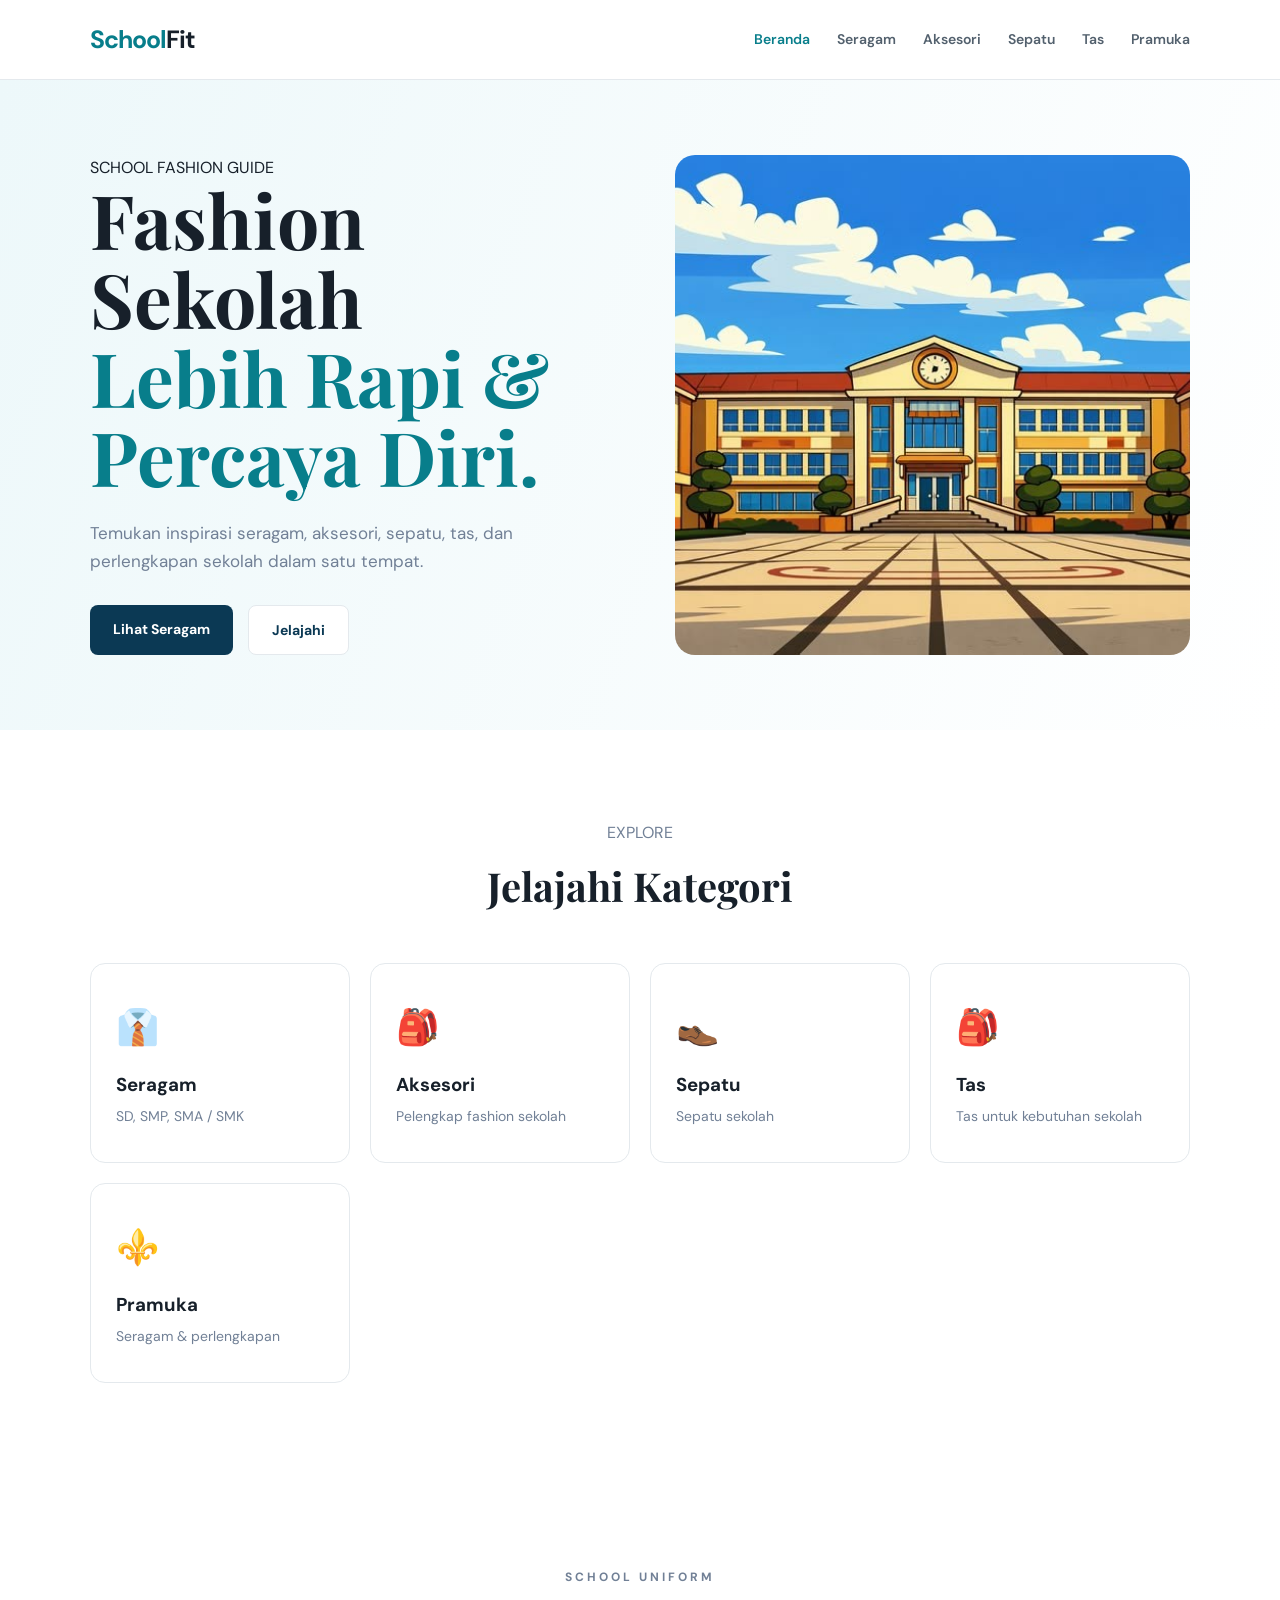
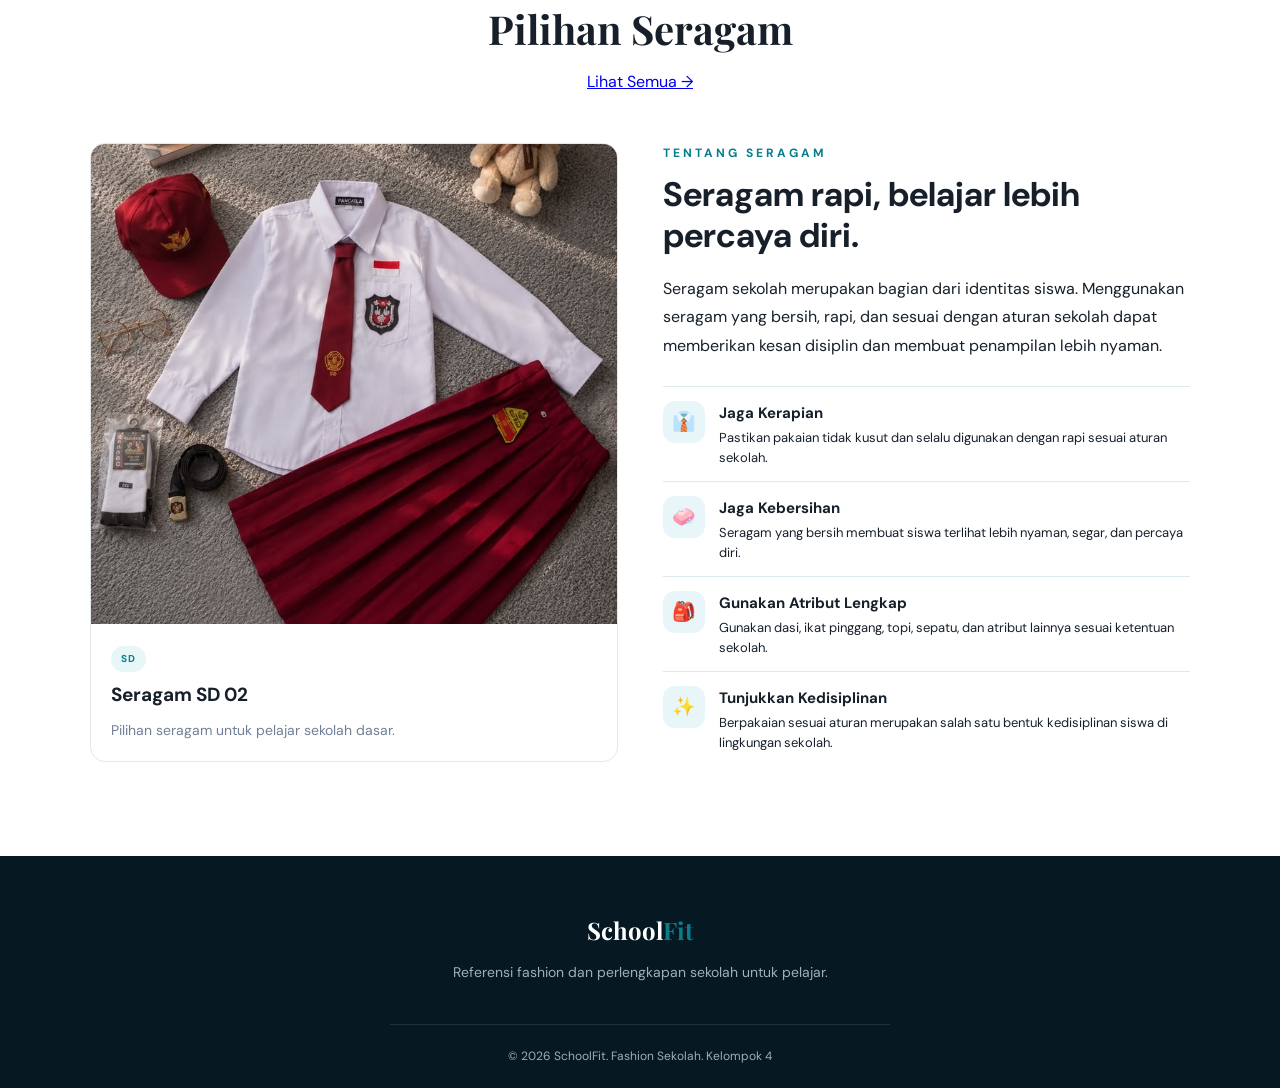
<file: index.html>
<!DOCTYPE html>
<html lang="id">

<head>

    <meta charset="UTF-8">

    <meta
        name="viewport"
        content="width=device-width, initial-scale=1.0">

    <title>SchoolFit - Fashion Sekolah</title>

    <link
        rel="stylesheet"
        href="css/style.css">

</head>


<body>


<!-- =================================================
     NAVBAR
================================================= -->

<header class="navbar">

    <div class="logo">
        <span>School</span>Fit
    </div>


    <nav id="mainNav">

        <a
            href="index.html"
            class="active">
            Beranda
        </a>

        <a href="seragam.html">
            Seragam
        </a>

        <a href="aksesoris.html">
            Aksesori
        </a>

        <a href="sepatu.html">
            Sepatu
        </a>

        <a href="tas.html">
            Tas
        </a>

        <a href="pramuka.html">
            Pramuka
        </a>

    </nav>


    <button
        class="menu-btn"
        onclick="toggleMenu()">

        ☰

    </button>

</header>



<!-- =================================================
     HERO
================================================= -->

<section class="hero">

    <div class="hero-content">

        <span class="hero-label">
            SCHOOL FASHION GUIDE
        </span>


        <h1>
            Fashion Sekolah
            <br>

            <span>
                Lebih Rapi & Percaya Diri.
            </span>
        </h1>


        <p>

            Temukan inspirasi seragam,
            aksesori, sepatu, tas, dan
            perlengkapan sekolah dalam
            satu tempat.

        </p>


        <div class="hero-buttons">

            <a
                href="seragam.html"
                class="btn btn-primary">

                Lihat Seragam

            </a>


            <a
                href="seragam.html"
                class="btn btn-secondary">

                Jelajahi

            </a>

        </div>

    </div>


    <div class="hero-image">

        <img
            src="images/sekolah/sekolahku.jpg"
            alt="Fashion Seragam Sekolah">

    </div>

</section>



<!-- =================================================
     KATEGORI
================================================= -->

<section class="section">

    <div class="section-title">

        <div>

            <span>
                EXPLORE
            </span>

            <h2>
                Jelajahi Kategori
            </h2>

        </div>

    </div>


    <div class="category-grid">


        <a
            href="seragam.html"
            class="category-card">

            <div class="category-icon">
                👔
            </div>

            <h3>
                Seragam
            </h3>

            <p>
                SD, SMP, SMA / SMK
            </p>

        </a>



        <a
            href="aksesoris.html"
            class="category-card">

            <div class="category-icon">
                🎒
            </div>

            <h3>
                Aksesori
            </h3>

            <p>
                Pelengkap fashion sekolah
            </p>

        </a>



        <a
            href="sepatu.html"
            class="category-card">

            <div class="category-icon">
                👞
            </div>

            <h3>
                Sepatu
            </h3>

            <p>
                Sepatu sekolah
            </p>

        </a>



        <a
            href="tas.html"
            class="category-card">

            <div class="category-icon">
                🎒
            </div>

            <h3>
                Tas
            </h3>

            <p>
                Tas untuk kebutuhan sekolah
            </p>

        </a>



        <a
            href="pramuka.html"
            class="category-card">

            <div class="category-icon">
                ⚜️
            </div>

            <h3>
                Pramuka
            </h3>

            <p>
                Seragam & perlengkapan
            </p>

        </a>

    </div>

</section>



<!-- =================================================
     PILIHAN SERAGAM
================================================= -->

<!-- =========================================
     PILIHAN SERAGAM
========================================= -->

<section class="section uniform-section">

    <div class="section-title">

        <div>
            <span class="small-title">
                SCHOOL UNIFORM
            </span>

            <h2>
                Pilihan Seragam
            </h2>
        </div>

        <a href="seragam.html">
            Lihat Semua →
        </a>

    </div>


    <div class="uniform-feature">


        <!-- ==============================
             FOTO SERAGAM RANDOM
        =============================== -->

        <article class="product-card">

            <div class="random-image-box">

                <img
                    id="randomSeragam"
                    src="images/seragam/sd-1.jpg"
                    alt="Seragam Sekolah">

            </div>


            <div class="product-info">

                <span
                    class="tag"
                    id="randomKategori">

                    SERAGAM SEKOLAH

                </span>


                <h3 id="randomJudul">
                    Seragam Sekolah
                </h3>


                <p id="randomDeskripsi">
                    Koleksi seragam sekolah dari berbagai jenjang pendidikan.
                </p>

            </div>

        </article>



        <!-- ==============================
             INFORMASI SERAGAM
        =============================== -->

        <div class="uniform-info">

            <span class="small-title">
                TENTANG SERAGAM
            </span>


            <h2>
                Seragam rapi,
                belajar lebih percaya diri.
            </h2>


            <p>
                Seragam sekolah merupakan bagian dari identitas
                siswa. Menggunakan seragam yang bersih, rapi,
                dan sesuai dengan aturan sekolah dapat memberikan
                kesan disiplin dan membuat penampilan lebih nyaman.
            </p>



            <!-- KERAPIAN -->

            <div class="uniform-tip">

                <div class="tip-icon">
                    👔
                </div>

                <div>

                    <h3>
                        Jaga Kerapian
                    </h3>

                    <p>
                        Pastikan pakaian tidak kusut dan
                        selalu digunakan dengan rapi sesuai
                        aturan sekolah.
                    </p>

                </div>

            </div>



            <!-- KEBERSIHAN -->

            <div class="uniform-tip">

                <div class="tip-icon">
                    🧼
                </div>

                <div>

                    <h3>
                        Jaga Kebersihan
                    </h3>

                    <p>
                        Seragam yang bersih membuat siswa
                        terlihat lebih nyaman, segar, dan
                        percaya diri.
                    </p>

                </div>

            </div>



            <!-- ATRIBUT -->

            <div class="uniform-tip">

                <div class="tip-icon">
                    🎒
                </div>

                <div>

                    <h3>
                        Gunakan Atribut Lengkap
                    </h3>

                    <p>
                        Gunakan dasi, ikat pinggang,
                        topi, sepatu, dan atribut lainnya
                        sesuai ketentuan sekolah.
                    </p>

                </div>

            </div>



            <!-- DISIPLIN -->

            <div class="uniform-tip">

                <div class="tip-icon">
                    ✨
                </div>

                <div>

                    <h3>
                        Tunjukkan Kedisiplinan
                    </h3>

                    <p>
                        Berpakaian sesuai aturan merupakan
                        salah satu bentuk kedisiplinan siswa
                        di lingkungan sekolah.
                    </p>

                </div>

            </div>

        </div>

    </div>

</section>



<!-- =========================================
     FOOTER
========================================= -->

<footer class="footer">

    <div class="footer-container">

        <div class="footer-brand">

            <h2>
                School<span>Fit</span>
            </h2>

            <p>
                Referensi fashion dan perlengkapan
                sekolah untuk pelajar.
            </p>

        </div>


    </div>


    <div class="footer-bottom">

        <p>
            © 2026 SchoolFit. Fashion Sekolah. Kelompok 4
        </p>

    </div>

</footer>



<!-- =========================================
     JAVASCRIPT
========================================= -->

<script src="js/script.js"></script>

</body>

</html>
</file>
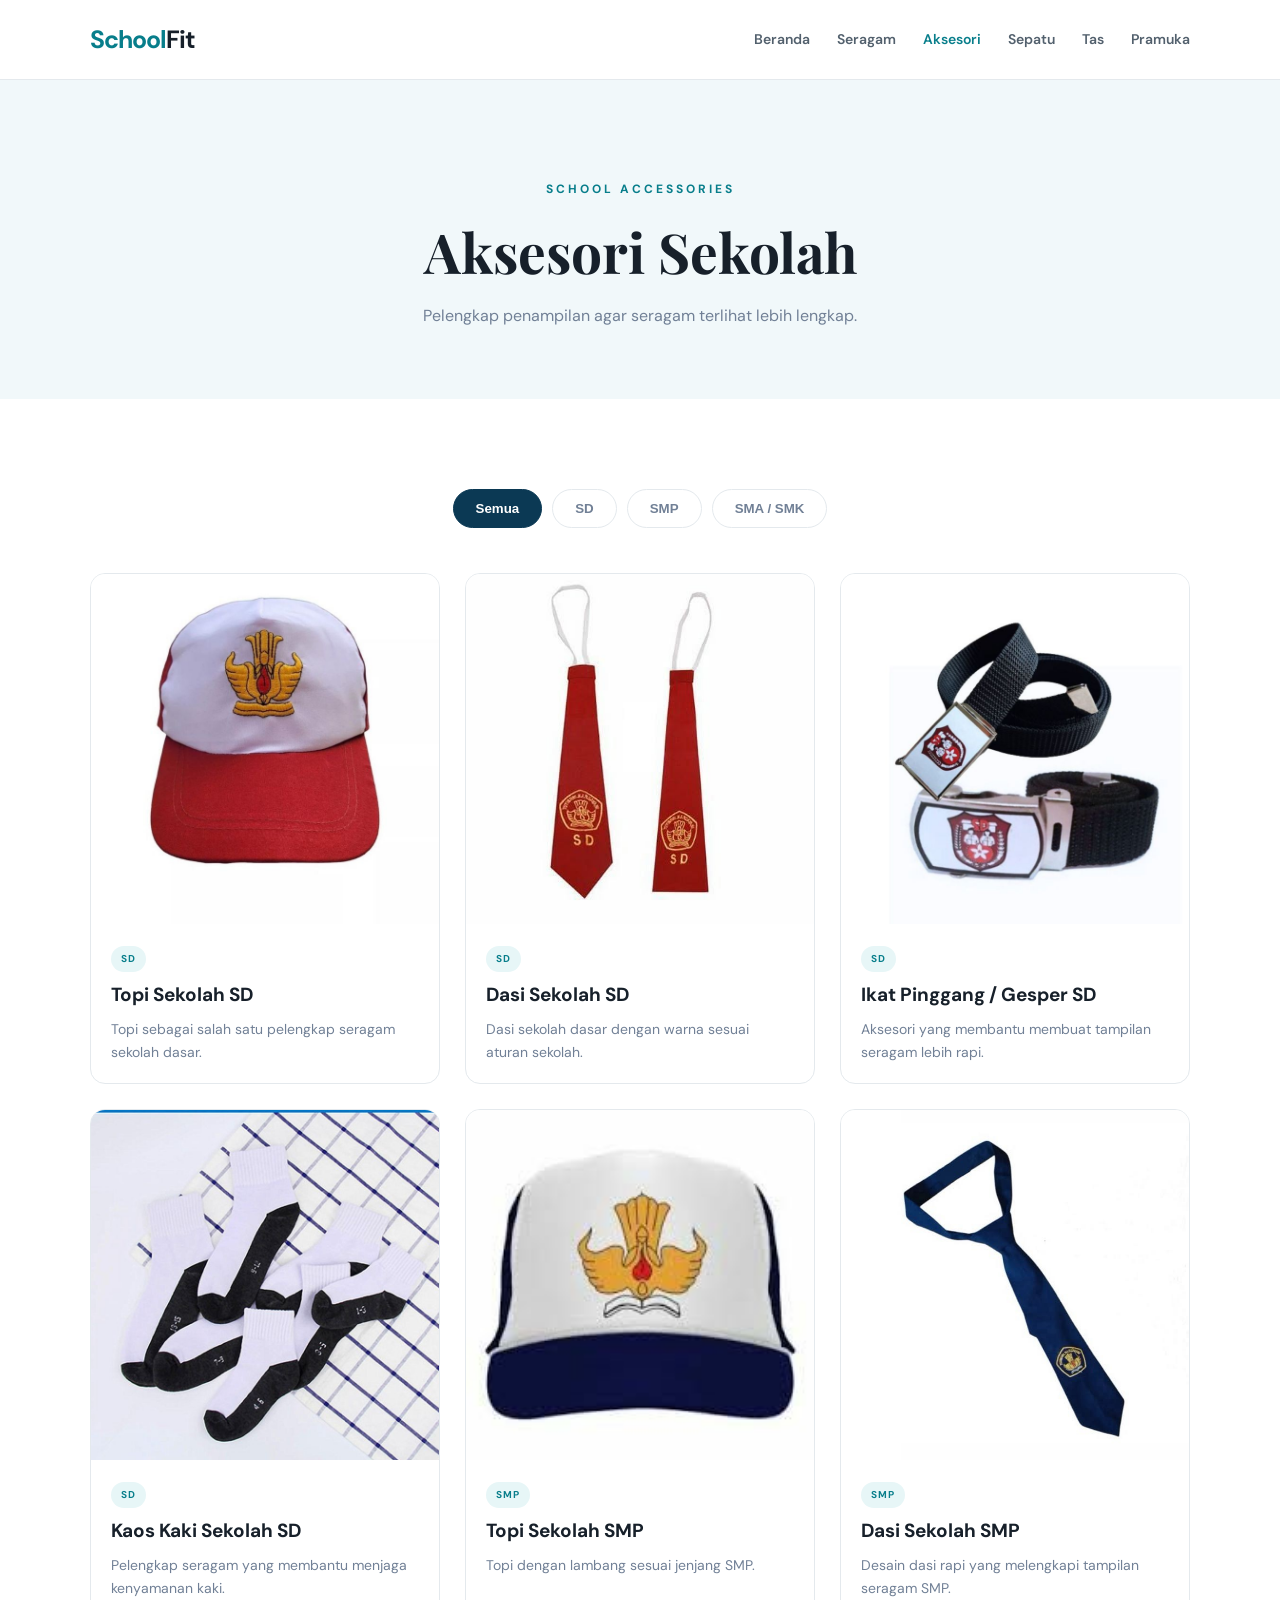
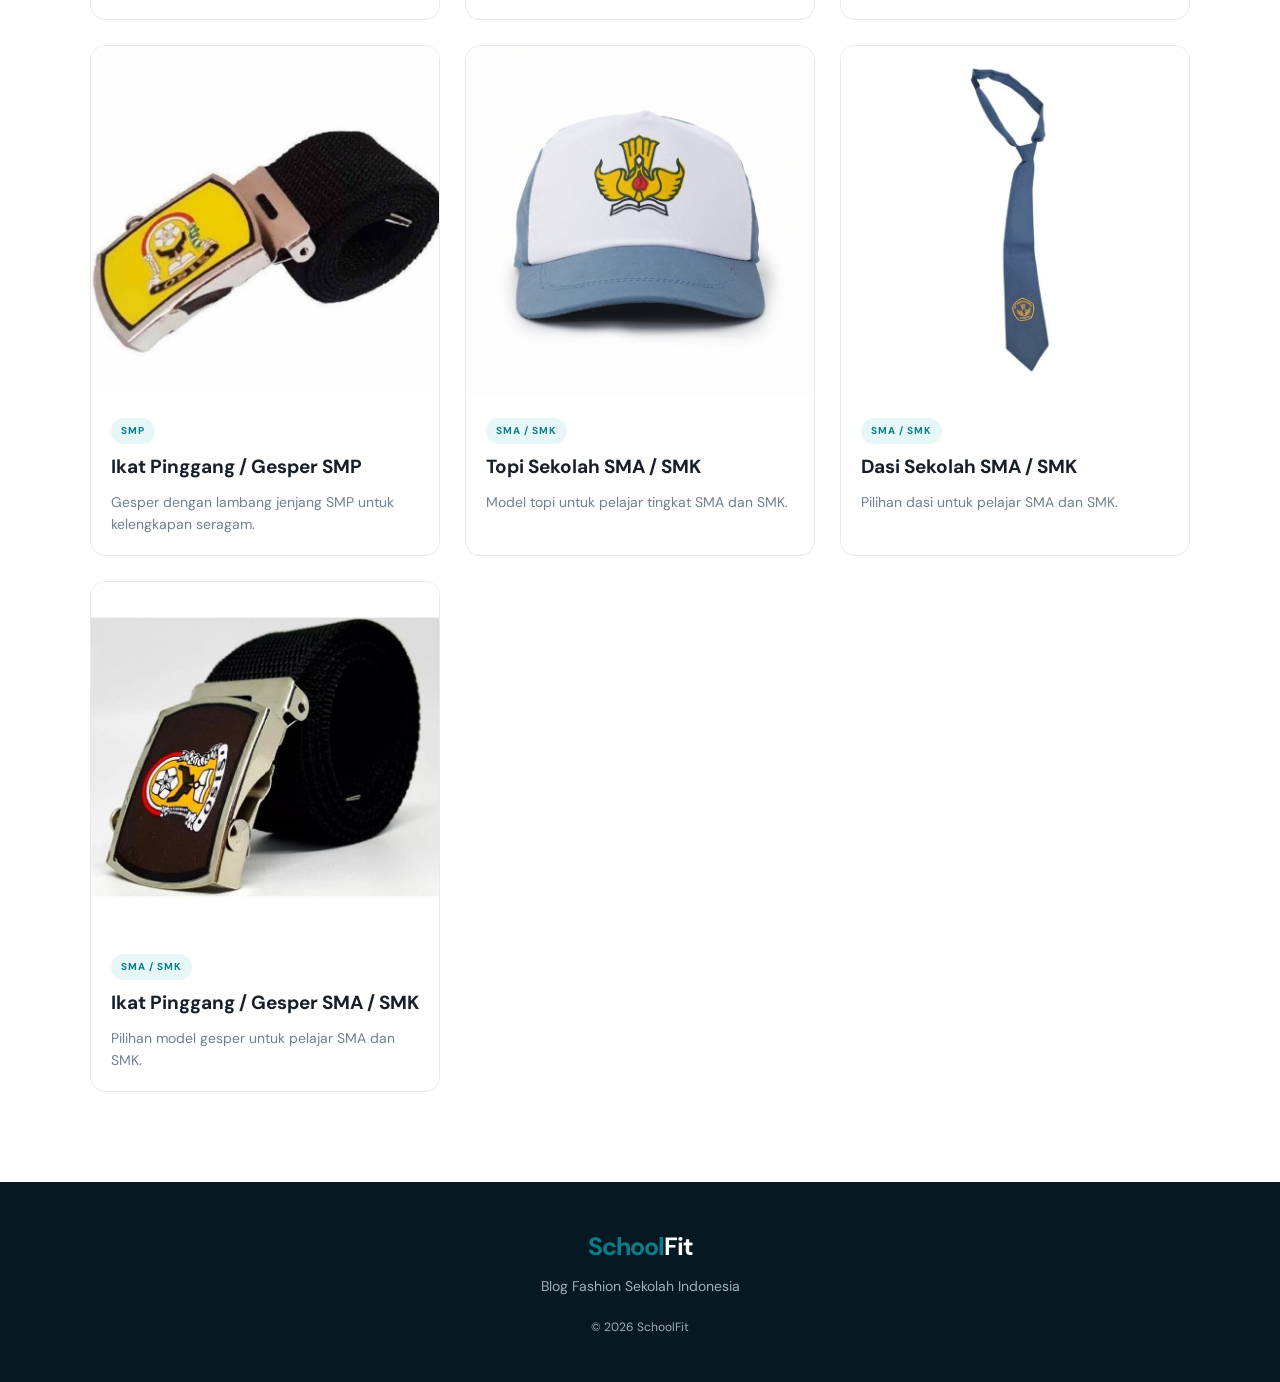
<file: aksesoris.html>
<!DOCTYPE html>
<html lang="id">

<head>

    <meta charset="UTF-8">

    <meta name="viewport"
          content="width=device-width, initial-scale=1.0">

    <title>Aksesori Sekolah - SchoolFit</title>

    <link rel="stylesheet" href="css/style.css">

</head>


<body>


<header class="navbar">

    <div class="logo">
        <span>School</span>Fit
    </div>

    <nav id="mainNav">

        <a href="index.html">
            Beranda
        </a>

        <a href="seragam.html">
            Seragam
        </a>

        <a href="aksesoris.html" class="active">
            Aksesori
        </a>

        <a href="sepatu.html">
            Sepatu
        </a>

        <a href="tas.html">
            Tas
        </a>

        <a href="pramuka.html">
            Pramuka
        </a>

    </nav>

    <button class="menu-btn"
            onclick="toggleMenu()">
        ☰
    </button>

</header>


<section class="page-header">

    <p>SCHOOL ACCESSORIES</p>

    <h1>
        Aksesori Sekolah
    </h1>

    <span>
        Pelengkap penampilan agar seragam terlihat lebih lengkap.
    </span>

</section>


<section class="section">


    <!-- FILTER -->

    <div class="filter-buttons">

        <button
            class="filter-btn active"
            onclick="filterAksesoris('all', this)">
            Semua
        </button>

        <button
            class="filter-btn"
            onclick="filterAksesoris('sd', this)">
            SD
        </button>

        <button
            class="filter-btn"
            onclick="filterAksesoris('smp', this)">
            SMP
        </button>

        <button
            class="filter-btn"
            onclick="filterAksesoris('sma', this)">
            SMA / SMK
        </button>

    </div>


    <div class="product-grid">


        <!-- ========================= -->
        <!-- SD -->
        <!-- ========================= -->


        <article class="product-card aksesoris-item sd">

            <img src="images/aksesoris/sd-topi-1.jpg"
                 alt="Topi sekolah SD">

            <div class="product-info">

                <span class="tag">
                    SD
                </span>

                <h3>
                    Topi Sekolah SD
                </h3>

                <p>
                    Topi sebagai salah satu pelengkap
                    seragam sekolah dasar.
                </p>

            </div>

        </article>


        <article class="product-card aksesoris-item sd">

            <img src="images/aksesoris/sd-dasi-1.jpg"
                 alt="Dasi sekolah SD">

            <div class="product-info">

                <span class="tag">
                    SD
                </span>

                <h3>
                    Dasi Sekolah SD
                </h3>

                <p>
                    Dasi sekolah dasar dengan warna
                    sesuai aturan sekolah.
                </p>

            </div>

        </article>


        <article class="product-card aksesoris-item sd">

            <img src="images/aksesoris/sd-gesper-1.jpg"
                 alt="Gesper sekolah SD">

            <div class="product-info">

                <span class="tag">
                    SD
                </span>

                <h3>
                    Ikat Pinggang / Gesper SD
                </h3>

                <p>
                    Aksesori yang membantu membuat
                    tampilan seragam lebih rapi.
                </p>

            </div>

        </article>


        <article class="product-card aksesoris-item sd">

            <img src="images/aksesoris/sd-kaos-kaki-1.jpg"
                 alt="Kaos kaki sekolah SD">

            <div class="product-info">

                <span class="tag">
                    SD
                </span>

                <h3>
                    Kaos Kaki Sekolah SD
                </h3>

                <p>
                    Pelengkap seragam yang membantu
                    menjaga kenyamanan kaki.
                </p>

            </div>

        </article>


        <!-- ========================= -->
        <!-- SMP -->
        <!-- ========================= -->


        <article class="product-card aksesoris-item smp">

            <img src="images/aksesoris/smp-topi-1.jpg"
                 alt="Topi sekolah SMP">

            <div class="product-info">

                <span class="tag">
                    SMP
                </span>

                <h3>
                    Topi Sekolah SMP
                </h3>

                <p>
                    Topi dengan lambang sesuai
                    jenjang SMP.
                </p>

            </div>

        </article>


        <article class="product-card aksesoris-item smp">

            <img src="images/aksesoris/smp-dasi-1.jpg"
                 alt="Dasi sekolah SMP">

            <div class="product-info">

                <span class="tag">
                    SMP
                </span>

                <h3>
                    Dasi Sekolah SMP
                </h3>

                <p>
                    Desain dasi rapi yang melengkapi
                    tampilan seragam SMP.
                </p>

            </div>

        </article>


        <article class="product-card aksesoris-item smp">

            <img src="images/aksesoris/smp-gesper-1.jpg"
                 alt="Gesper sekolah SMP">

            <div class="product-info">

                <span class="tag">
                    SMP
                </span>

                <h3>
                    Ikat Pinggang / Gesper SMP
                </h3>

                <p>
                    Gesper dengan lambang jenjang
                    SMP untuk kelengkapan seragam.
                </p>

            </div>

        </article>


        <!-- ========================= -->
        <!-- SMA / SMK -->
        <!-- ========================= -->


        <article class="product-card aksesoris-item sma">

            <img src="images/aksesoris/sma-topi-1.jpg"
                 alt="Topi sekolah SMA/SMK">

            <div class="product-info">

                <span class="tag">
                    SMA / SMK
                </span>

                <h3>
                    Topi Sekolah SMA / SMK
                </h3>

                <p>
                    Model topi untuk pelajar
                    tingkat SMA dan SMK.
                </p>

            </div>

        </article>


        <article class="product-card aksesoris-item sma">

            <img src="images/aksesoris/sma-dasi-1.jpg"
                 alt="Dasi sekolah SMA/SMK">

            <div class="product-info">

                <span class="tag">
                    SMA / SMK
                </span>

                <h3>
                    Dasi Sekolah SMA / SMK
                </h3>

                <p>
                    Pilihan dasi untuk pelajar
                    SMA dan SMK.
                </p>

            </div>

        </article>


        <article class="product-card aksesoris-item sma">

            <img src="images/aksesoris/sma-gesper-1.jpg"
                 alt="Gesper sekolah SMA/SMK">

            <div class="product-info">

                <span class="tag">
                    SMA / SMK
                </span>

                <h3>
                    Ikat Pinggang / Gesper SMA / SMK
                </h3>

                <p>
                    Pilihan model gesper untuk
                    pelajar SMA dan SMK.
                </p>

            </div>

        </article>


    </div>

</section>


<footer>

    <div class="logo">
        <span>School</span>Fit
    </div>

    <p>
        Blog Fashion Sekolah Indonesia
    </p>

    <p class="copyright">
        © 2026 SchoolFit
    </p>

</footer>


<script src="js/script.js"></script>

</body>

</html>
</file>
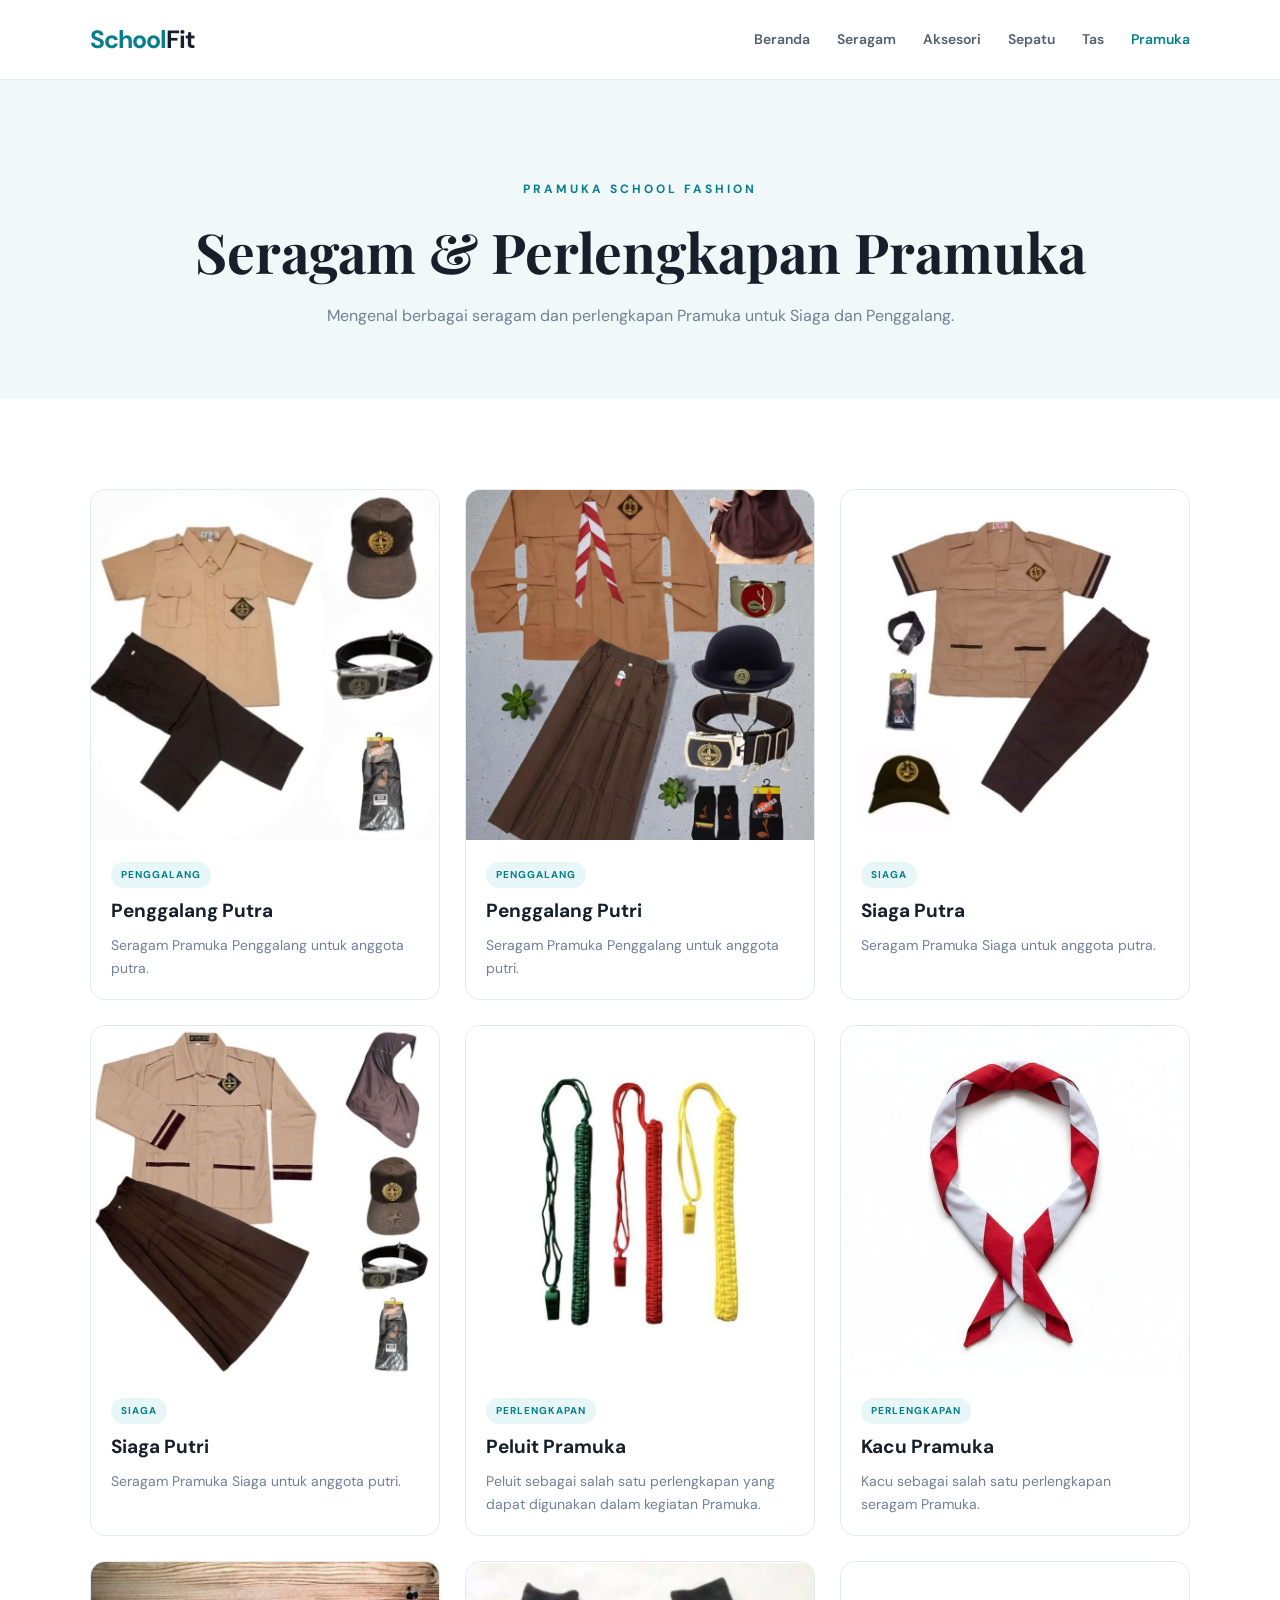
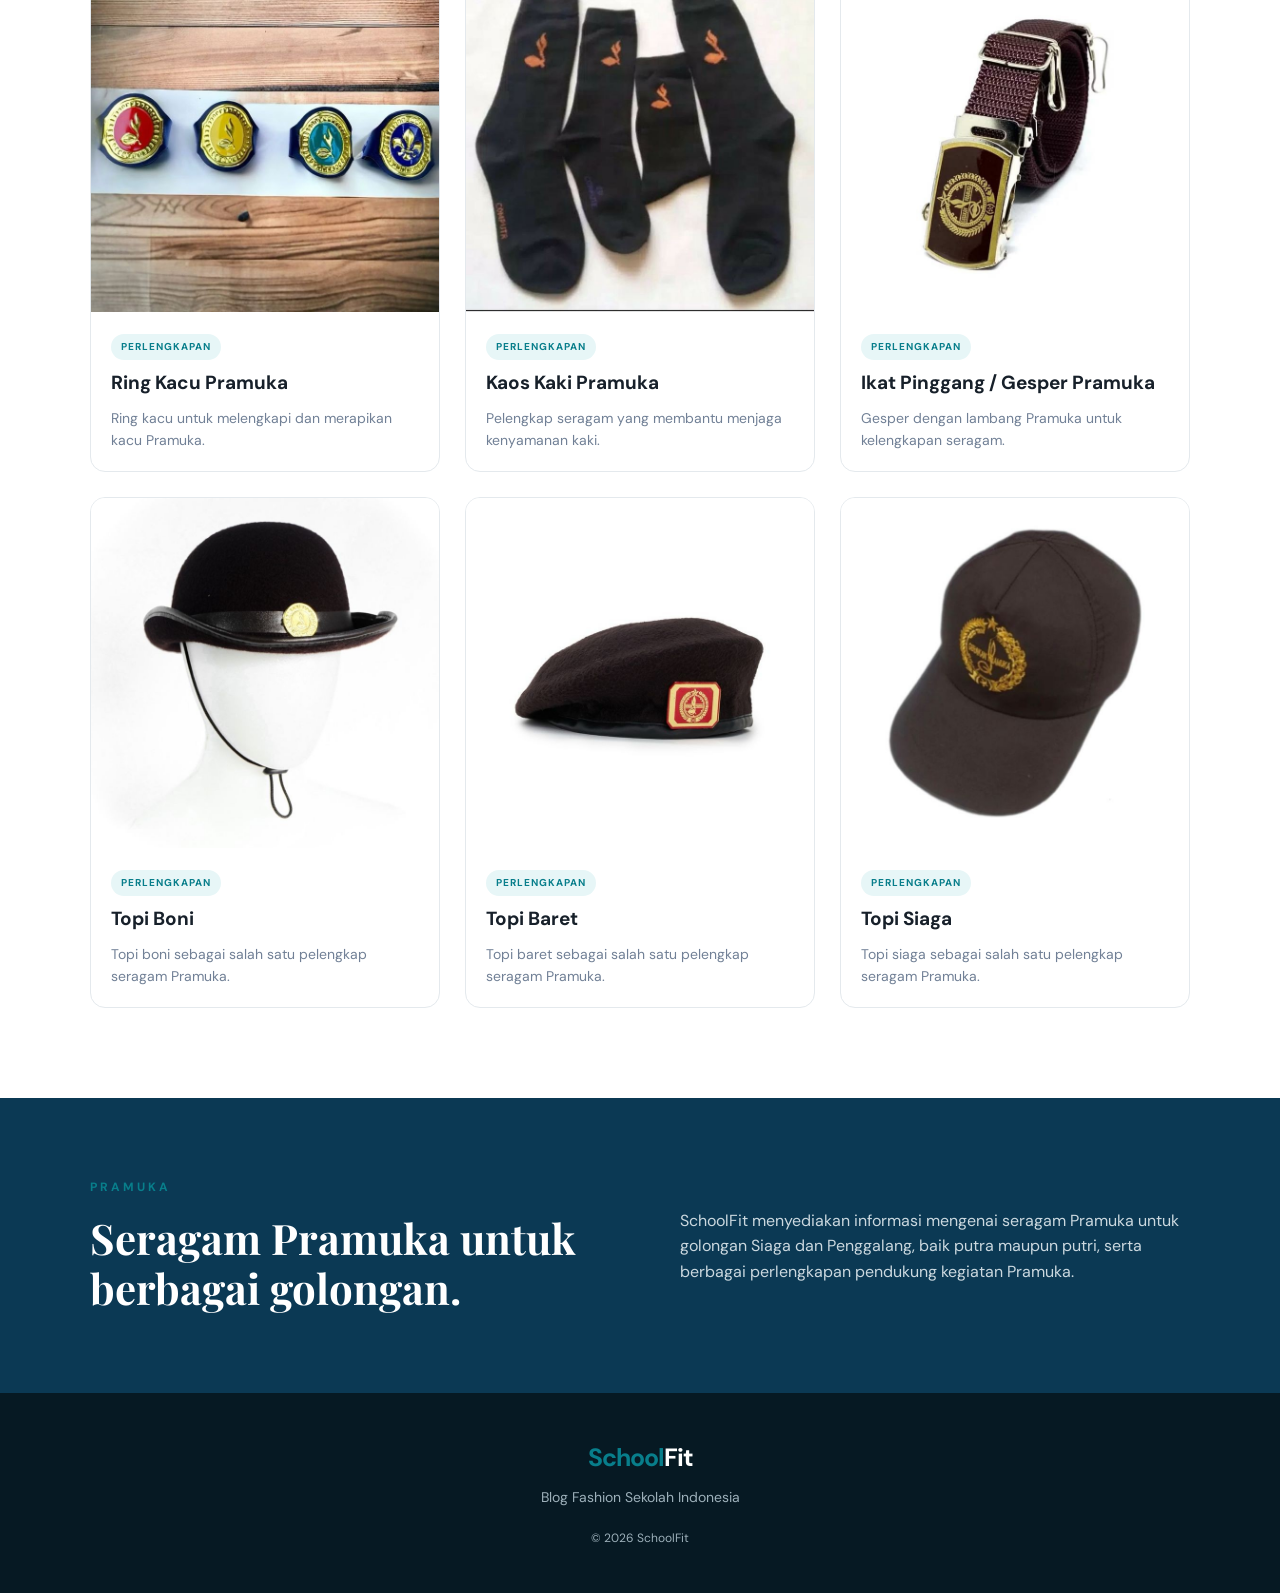
<file: pramuka.html>
<!DOCTYPE html>
<html lang="id">

<head>

    <meta charset="UTF-8">

    <meta name="viewport"
          content="width=device-width, initial-scale=1.0">

    <title>Pramuka - SchoolFit</title>

    <link rel="stylesheet" href="css/style.css">

</head>

<body>


<header class="navbar">

    <div class="logo">
        <span>School</span>Fit
    </div>

    <nav>

        <a href="index.html">
            Beranda
        </a>

        <a href="seragam.html">
            Seragam
        </a>

        <a href="aksesoris.html">
            Aksesori
        </a>

        <a href="sepatu.html">
            Sepatu
        </a>

        <a href="tas.html">
            Tas
        </a>

        <a href="pramuka.html" class="active">
            Pramuka
        </a>

    </nav>

    <button class="menu-btn"
            onclick="toggleMenu()">
        ☰
    </button>

</header>


<!-- HEADER HALAMAN -->

<section class="page-header">

    <p>PRAMUKA SCHOOL FASHION</p>

    <h1>
        Seragam & Perlengkapan Pramuka
    </h1>

    <span>
        Mengenal berbagai seragam dan perlengkapan
        Pramuka untuk Siaga dan Penggalang.
    </span>

</section>


<!-- PRODUK PRAMUKA -->

<section class="section">

    <div class="product-grid">


        <!-- ========================= -->
        <!-- PENGGALANG PUTRA -->
        <!-- ========================= -->

        <article class="product-card">

            <img
                src="images/pramuka/penggalang-putra.jpg"
                alt="Seragam Pramuka Penggalang Putra">

            <div class="product-info">

                <span class="tag">
                    PENGGALANG
                </span>

                <h3>
                    Penggalang Putra
                </h3>

                <p>
                    Seragam Pramuka Penggalang
                    untuk anggota putra.
                </p>

            </div>

        </article>


        <!-- ========================= -->
        <!-- PENGGALANG PUTRI -->
        <!-- ========================= -->

        <article class="product-card">

            <img
                src="images/pramuka/penggalang-putri.jpg"
                alt="Seragam Pramuka Penggalang Putri">

            <div class="product-info">

                <span class="tag">
                    PENGGALANG
                </span>

                <h3>
                    Penggalang Putri
                </h3>

                <p>
                    Seragam Pramuka Penggalang
                    untuk anggota putri.
                </p>

            </div>

        </article>


        <!-- ========================= -->
        <!-- SIAGA PUTRA -->
        <!-- ========================= -->

        <article class="product-card">

            <img
                src="images/pramuka/siaga-putra.jpg"
                alt="Seragam Pramuka Siaga Putra">

            <div class="product-info">

                <span class="tag">
                    SIAGA
                </span>

                <h3>
                    Siaga Putra
                </h3>

                <p>
                    Seragam Pramuka Siaga
                    untuk anggota putra.
                </p>

            </div>

        </article>


        <!-- ========================= -->
        <!-- SIAGA PUTRI -->
        <!-- ========================= -->

        <article class="product-card">

            <img
                src="images/pramuka/siaga-putri.jpg"
                alt="Seragam Pramuka Siaga Putri">

            <div class="product-info">

                <span class="tag">
                    SIAGA
                </span>

                <h3>
                    Siaga Putri
                </h3>

                <p>
                    Seragam Pramuka Siaga
                    untuk anggota putri.
                </p>

            </div>

        </article>


        <!-- ========================= -->
        <!-- PELUIT -->
        <!-- ========================= -->

        <article class="product-card">

            <img
                src="images/pramuka/peluit.jpg"
                alt="Peluit Pramuka">

            <div class="product-info">

                <span class="tag">
                    PERLENGKAPAN
                </span>

                <h3>
                    Peluit Pramuka
                </h3>

                <p>
                    Peluit sebagai salah satu
                    perlengkapan yang dapat digunakan
                    dalam kegiatan Pramuka.
                </p>

            </div>

        </article>


        <!-- ========================= -->
        <!-- KACU -->
        <!-- ========================= -->

        <article class="product-card">

            <img
                src="images/pramuka/kacu-1.jpg"
                alt="Kacu Pramuka">

            <div class="product-info">

                <span class="tag">
                    PERLENGKAPAN
                </span>

                <h3>
                    Kacu Pramuka
                </h3>

                <p>
                    Kacu sebagai salah satu
                    perlengkapan seragam Pramuka.
                </p>

            </div>

        </article>


        <!-- ========================= -->
        <!-- RING KACU -->
        <!-- ========================= -->

        <article class="product-card">

            <img
                src="images/pramuka/ring-kacu-1.jpg"
                alt="Ring Kacu Pramuka">

            <div class="product-info">

                <span class="tag">
                    PERLENGKAPAN
                </span>

                <h3>
                    Ring Kacu Pramuka
                </h3>

                <p>
                    Ring kacu untuk melengkapi
                    dan merapikan kacu Pramuka.
                </p>

            </div>

        </article>


        <!-- ========================= -->
        <!-- KAOS KAKI -->
        <!-- ========================= -->

        <article class="product-card">

            <img
                src="images/pramuka/kaos-kaki-1.jpg"
                alt="Kaos Kaki Pramuka">

            <div class="product-info">

                <span class="tag">
                    PERLENGKAPAN
                </span>

                <h3>
                    Kaos Kaki Pramuka
                </h3>

                <p>
                    Pelengkap seragam yang membantu
                    menjaga kenyamanan kaki.
                </p>

            </div>

        </article>


        <!-- ========================= -->
        <!-- GESPER -->
        <!-- ========================= -->

        <article class="product-card">

            <img
                src="images/pramuka/gesper-1.jpg"
                alt="Gesper Pramuka">

            <div class="product-info">

                <span class="tag">
                    PERLENGKAPAN
                </span>

                <h3>
                    Ikat Pinggang / Gesper Pramuka
                </h3>

                <p>
                    Gesper dengan lambang Pramuka
                    untuk kelengkapan seragam.
                </p>

            </div>

        </article>


        <!-- ========================= -->
        <!-- TOPI BONI -->
        <!-- ========================= -->

        <article class="product-card">

            <img
                src="images/pramuka/topi-boni-1.jpg"
                alt="Topi Boni Pramuka">

            <div class="product-info">

                <span class="tag">
                    PERLENGKAPAN
                </span>

                <h3>
                    Topi Boni
                </h3>

                <p>
                    Topi boni sebagai salah satu
                    pelengkap seragam Pramuka.
                </p>

            </div>

        </article>


        <!-- ========================= -->
        <!-- TOPI BARET -->
        <!-- ========================= -->

        <article class="product-card">

            <img
                src="images/pramuka/topi-baret-1.jpg"
                alt="Topi Baret Pramuka">

            <div class="product-info">

                <span class="tag">
                    PERLENGKAPAN
                </span>

                <h3>
                    Topi Baret
                </h3>

                <p>
                    Topi baret sebagai salah satu
                    pelengkap seragam Pramuka.
                </p>

            </div>

        </article>


        <!-- ========================= -->
        <!-- TOPI SIAGA -->
        <!-- ========================= -->

        <article class="product-card">

            <img
                src="images/pramuka/topi-siaga-1.jpg"
                alt="Topi Siaga Pramuka">

            <div class="product-info">

                <span class="tag">
                    PERLENGKAPAN
                </span>

                <h3>
                    Topi Siaga
                </h3>

                <p>
                    Topi siaga sebagai salah satu
                    pelengkap seragam Pramuka.
                </p>

            </div>

        </article>


    </div>

</section>


<!-- INFORMASI PRAMUKA -->

<section class="about">

    <div>

        <p class="small-title">
            PRAMUKA
        </p>

        <h2>
            Seragam Pramuka
            untuk berbagai golongan.
        </h2>

    </div>

    <p>
        SchoolFit menyediakan informasi mengenai
        seragam Pramuka untuk golongan Siaga dan
        Penggalang, baik putra maupun putri,
        serta berbagai perlengkapan pendukung
        kegiatan Pramuka.
    </p>

</section>


<!-- FOOTER -->

<footer>

    <div class="logo">
        <span>School</span>Fit
    </div>

    <p>
        Blog Fashion Sekolah Indonesia
    </p>

    <p class="copyright">
        © 2026 SchoolFit
    </p>

</footer>


<script src="js/script.js"></script>

</body>

</html>
</file>
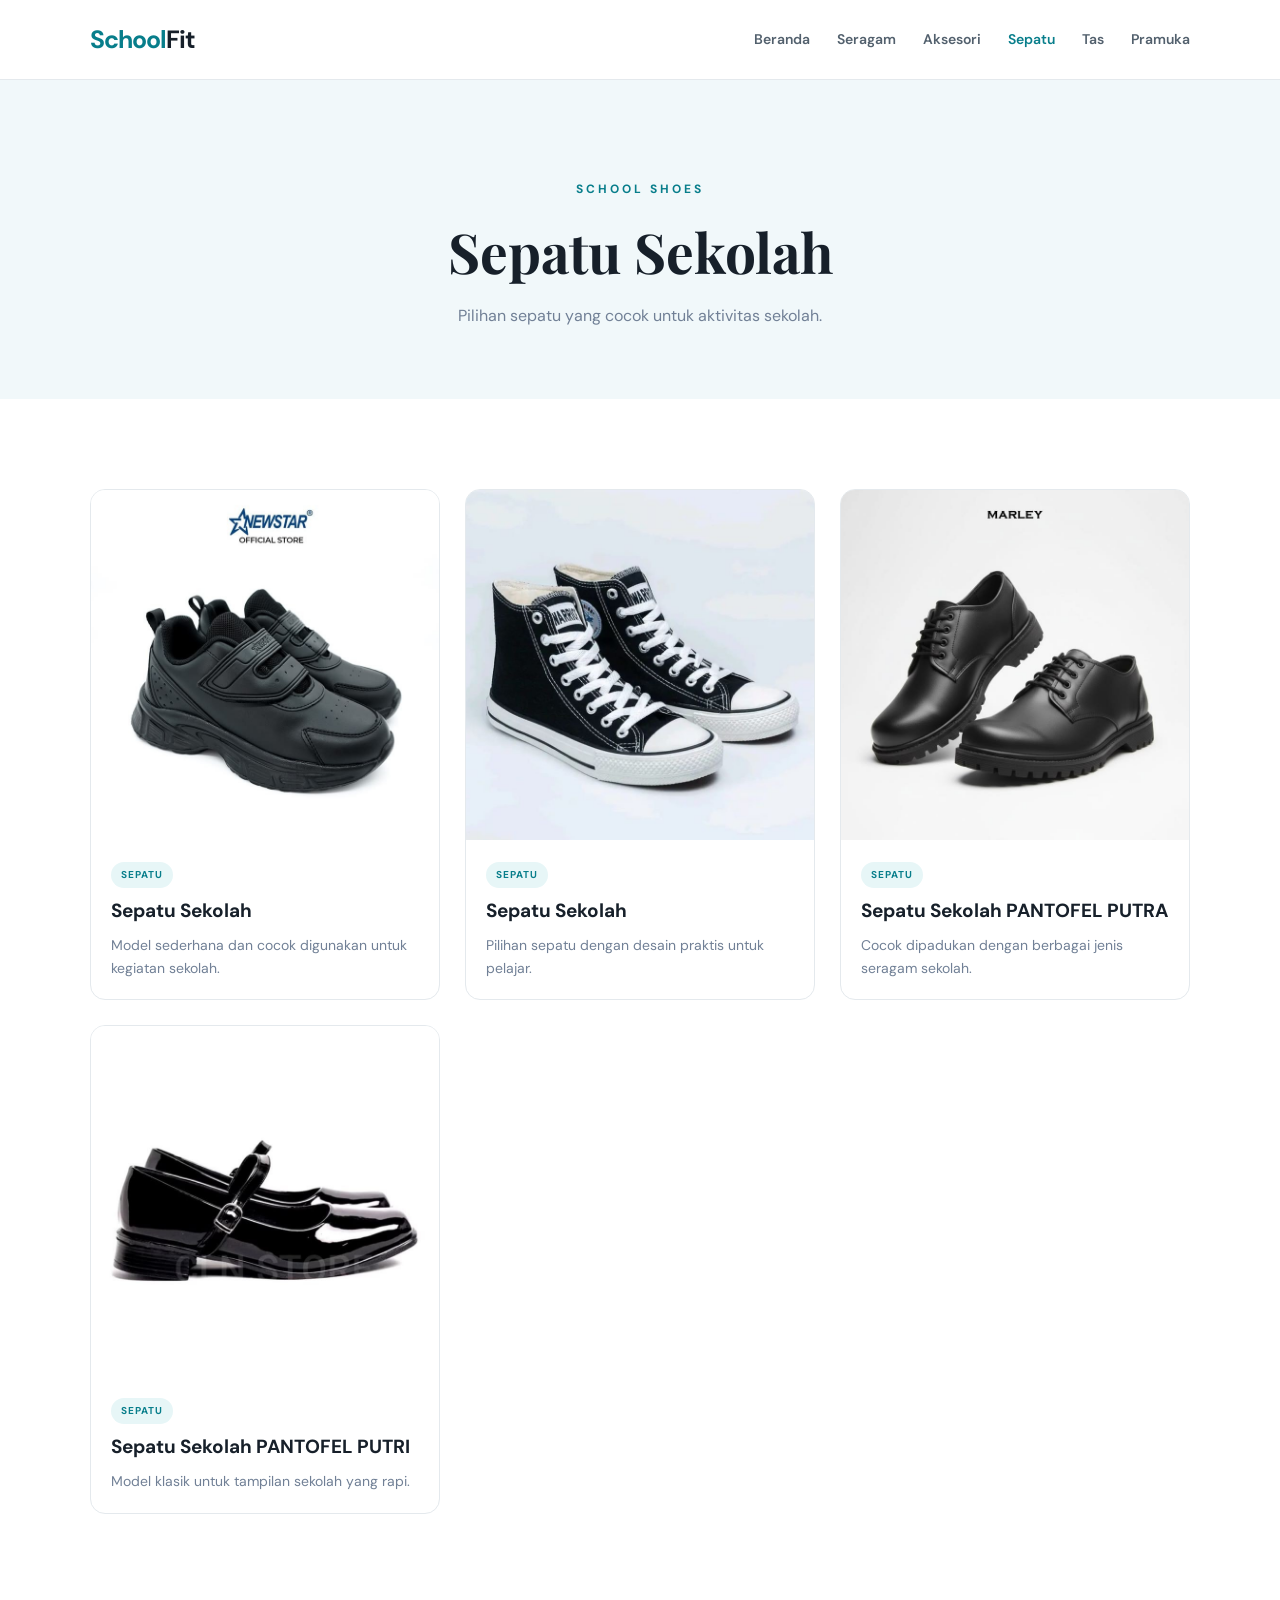
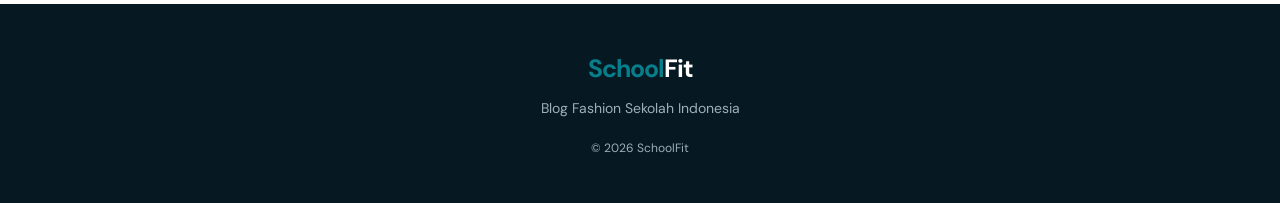
<file: sepatu.html>
<!DOCTYPE html>
<html lang="id">

<head>

    <meta charset="UTF-8">

    <meta name="viewport"
          content="width=device-width, initial-scale=1.0">

    <title>Sepatu Sekolah - SchoolFit</title>

    <link rel="stylesheet" href="css/style.css">

</head>


<body>


<header class="navbar">

    <div class="logo">
        <span>School</span>Fit
    </div>

    <nav>

        <a href="index.html">
            Beranda
        </a>

        <a href="seragam.html">
            Seragam
        </a>

        <a href="aksesoris.html">
            Aksesori
        </a>

        <a href="sepatu.html" class="active">
            Sepatu
        </a>

        <a href="tas.html">
            Tas
        </a>

        <a href="pramuka.html">
            Pramuka
        </a>

    </nav>

    <button class="menu-btn"
            onclick="toggleMenu()">
        ☰
    </button>

</header>


<section class="page-header">

    <p>SCHOOL SHOES</p>

    <h1>
        Sepatu Sekolah
    </h1>

    <span>
        Pilihan sepatu yang cocok untuk aktivitas sekolah.
    </span>

</section>


<section class="section">


    <div class="product-grid">


        <article class="product-card">

            <img src="images/sepatu/sepatu-1.jpg"
                 alt="Sepatu sekolah">

            <div class="product-info">

                <span class="tag">
                    SEPATU
                </span>

                <h3>
                    Sepatu Sekolah 
                </h3>

                <p>
                    Model sederhana dan cocok
                    digunakan untuk kegiatan sekolah.
                </p>

            </div>

        </article>


        <article class="product-card">

            <img src="images/sepatu/sepatu-2.jpg"
                 alt="Sepatu sekolah">

            <div class="product-info">

                <span class="tag">
                    SEPATU
                </span>

                <h3>
                    Sepatu Sekolah 
                </h3>

                <p>
                    Pilihan sepatu dengan desain
                    praktis untuk pelajar.
                </p>

            </div>

        </article>


        <article class="product-card">

            <img src="images/sepatu/sepatu-3.jpg"
                 alt="Sepatu sekolah">

            <div class="product-info">

                <span class="tag">
                    SEPATU
                </span>

                <h3>
                    Sepatu Sekolah PANTOFEL PUTRA
                </h3>

                <p>
                    Cocok dipadukan dengan berbagai
                    jenis seragam sekolah.
                </p>

            </div>

        </article>


        <article class="product-card">

            <img src="images/sepatu/sepatu-4.jpg"
                 alt="Sepatu sekolah">

            <div class="product-info">

                <span class="tag">
                    SEPATU
                </span>

                <h3>
                    Sepatu Sekolah PANTOFEL PUTRI
                </h3>

                <p>
                    Model klasik untuk tampilan
                    sekolah yang rapi.
                </p>

            </div>

        </article>


    </div>

</section>


<footer>

    <div class="logo">
        <span>School</span>Fit
    </div>

    <p>
        Blog Fashion Sekolah Indonesia
    </p>

    <p class="copyright">
        © 2026 SchoolFit
    </p>

</footer>


<script src="js/script.js"></script>

</body>

</html>
</file>
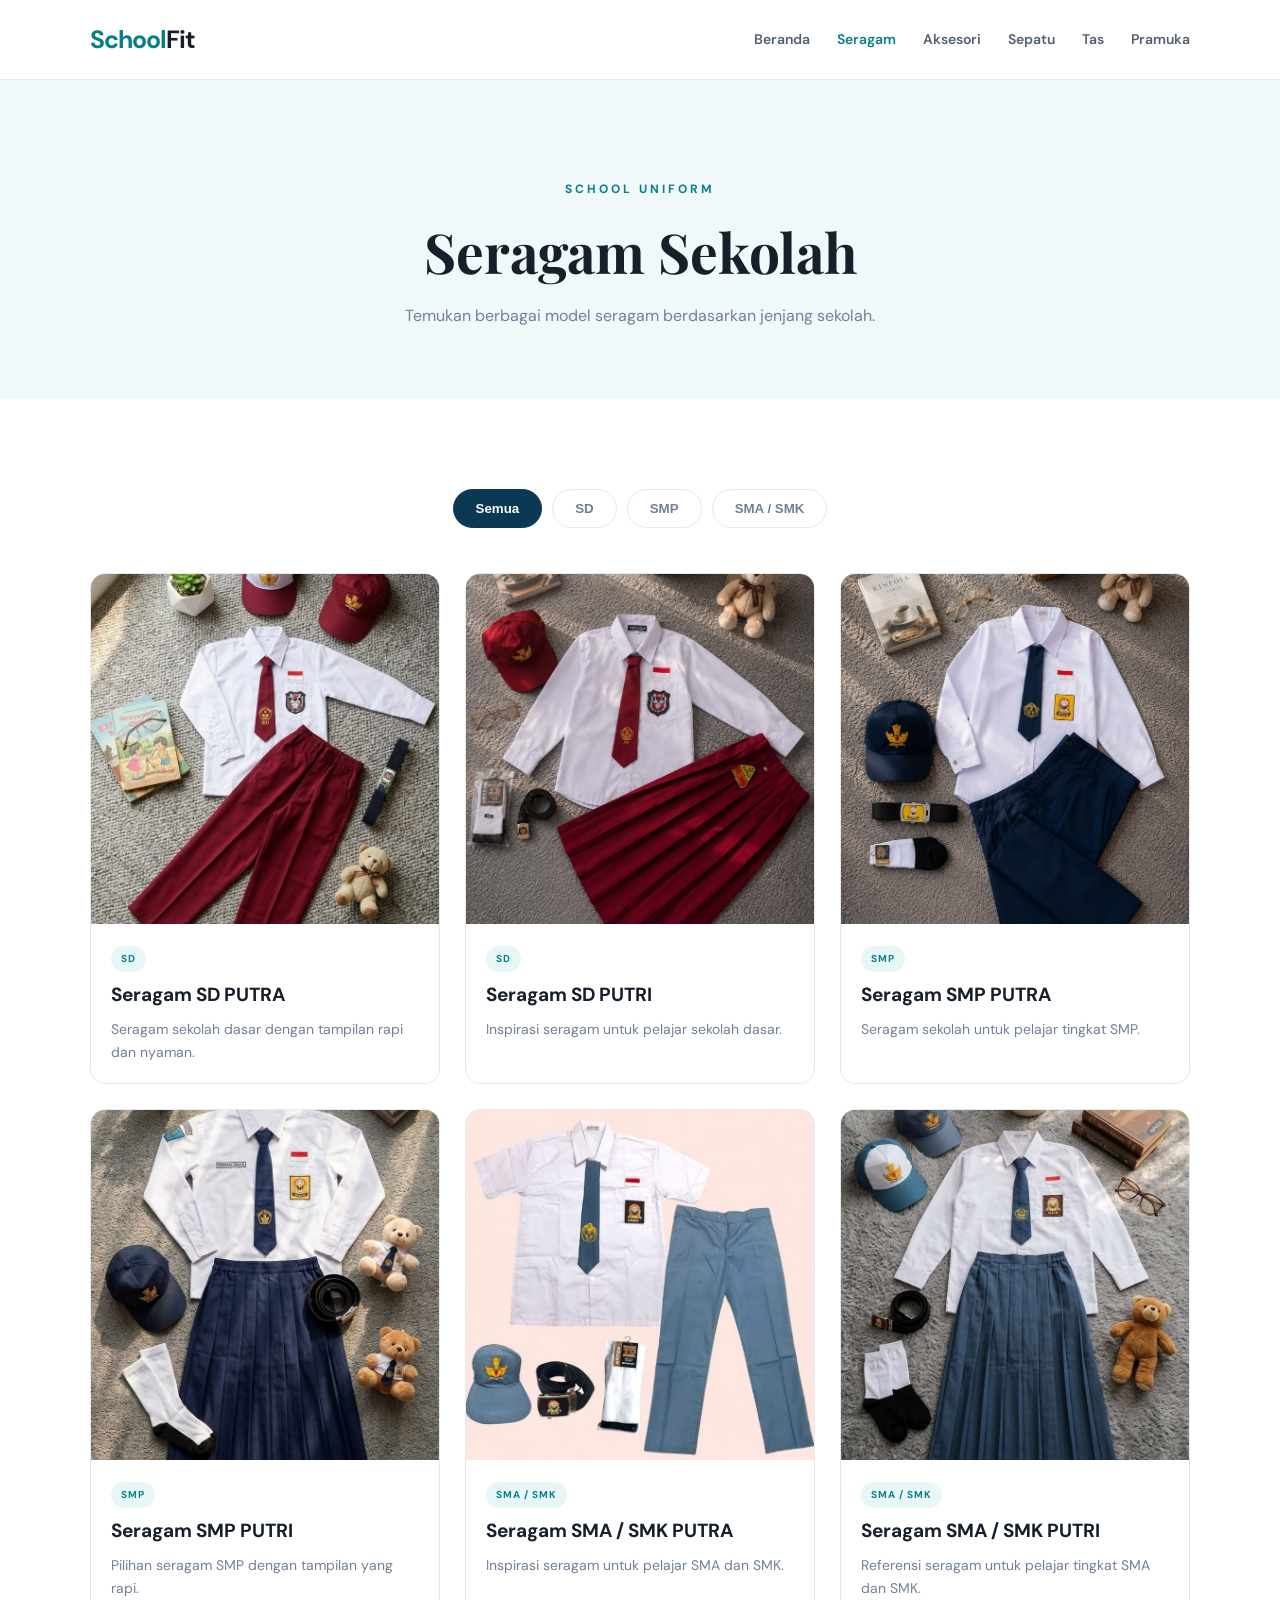
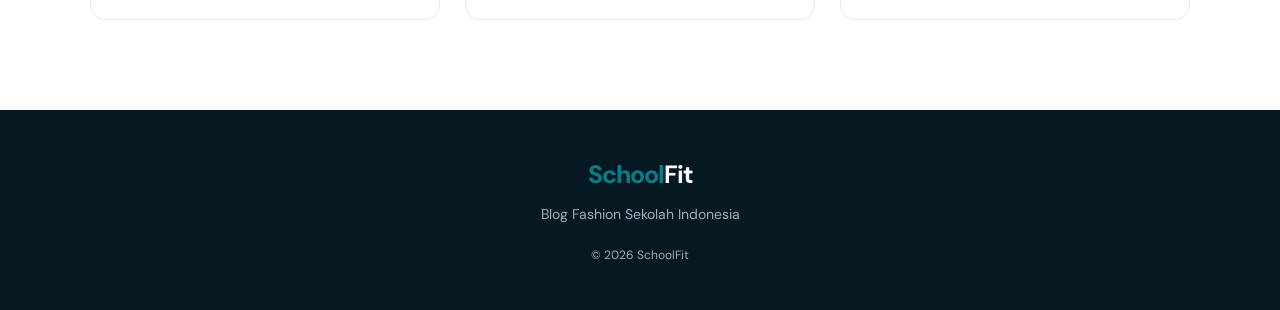
<file: seragam.html>
<!DOCTYPE html>
<html lang="id">

<head>

    <meta charset="UTF-8">

    <meta name="viewport"
          content="width=device-width, initial-scale=1.0">

    <title>Seragam Sekolah - SchoolFit</title>

    <link rel="stylesheet" href="css/style.css">

</head>

<body>


<header class="navbar">

    <div class="logo">
        <span>School</span>Fit
    </div>

    <nav>

        <a href="index.html">
            Beranda
        </a>

        <a href="seragam.html" class="active">
            Seragam
        </a>

        <a href="aksesoris.html">
            Aksesori
        </a>

        <a href="sepatu.html">
            Sepatu
        </a>

        <a href="tas.html">
            Tas
        </a>

        <a href="pramuka.html">
            Pramuka
        </a>

    </nav>

    <button class="menu-btn"
            onclick="toggleMenu()">
        ☰
    </button>

</header>


<!-- HEADER HALAMAN -->

<section class="page-header">

    <p>SCHOOL UNIFORM</p>

    <h1>
        Seragam Sekolah
    </h1>

    <span>
        Temukan berbagai model seragam berdasarkan jenjang sekolah.
    </span>

</section>


<!-- SERAGAM -->

<section class="section">


    <!-- FILTER -->

    <div class="filter-buttons">

        <button
            class="filter-btn active"
            onclick="filterSeragam('all', this)">
            Semua
        </button>

        <button
            class="filter-btn"
            onclick="filterSeragam('sd', this)">
            SD
        </button>

        <button
            class="filter-btn"
            onclick="filterSeragam('smp', this)">
            SMP
        </button>

        <button
            class="filter-btn"
            onclick="filterSeragam('sma', this)">
            SMA / SMK
        </button>

    </div>


    <div class="product-grid">


        <!-- ========================= -->
        <!-- SD -->
        <!-- ========================= -->


        <article class="product-card seragam-item sd">

            <img
                src="images/seragam/sd-1.jpg"
                alt="Seragam SD PUTRI">

            <div class="product-info">

                <span class="tag">
                    SD
                </span>

                <h3>
                    Seragam SD PUTRA
                </h3>

                <p>
                    Seragam sekolah dasar
                    dengan tampilan rapi dan nyaman.
                </p>

            </div>

        </article>


        <article class="product-card seragam-item sd">

            <img
                src="images/seragam/sd-2.jpg"
                alt="Seragam SD PUTRI">

            <div class="product-info">

                <span class="tag">
                    SD
                </span>

                <h3>
                    Seragam SD PUTRI
                </h3>

                <p>
                    Inspirasi seragam untuk
                    pelajar sekolah dasar.
                </p>

            </div>

        </article>


        <!-- ========================= -->
        <!-- SMP -->
        <!-- ========================= -->


        <article class="product-card seragam-item smp">

            <img
                src="images/seragam/smp-1.jpg"
                alt="Seragam SMP PUTRA">

            <div class="product-info">

                <span class="tag">
                    SMP
                </span>

                <h3>
                    Seragam SMP PUTRA
                </h3>

                <p>
                    Seragam sekolah untuk
                    pelajar tingkat SMP.
                </p>

            </div>

        </article>


        <article class="product-card seragam-item smp">

            <img
                src="images/seragam/smp-2.jpg"
                alt="Seragam SMP PUTRI">

            <div class="product-info">

                <span class="tag">
                    SMP
                </span>

                <h3>
                    Seragam SMP PUTRI
                </h3>

                <p>
                    Pilihan seragam SMP dengan
                    tampilan yang rapi.
                </p>

            </div>

        </article>


        <!-- ========================= -->
        <!-- SMA / SMK -->
        <!-- ========================= -->


        <article class="product-card seragam-item sma">

            <img
                src="images/seragam/sma-1.jpg"
                alt="Seragam SMA/SMK PUTRA">

            <div class="product-info">

                <span class="tag">
                    SMA / SMK
                </span>

                <h3>
                    Seragam SMA / SMK PUTRA
                </h3>

                <p>
                    Inspirasi seragam untuk
                    pelajar SMA dan SMK.
                </p>

            </div>

        </article>


        <article class="product-card seragam-item sma">

            <img
                src="images/seragam/sma-2.jpg"
                alt="Seragam SMA/SMK PUTRI">

            <div class="product-info">

                <span class="tag">
                    SMA / SMK
                </span>

                <h3>
                    Seragam SMA / SMK PUTRI
                </h3>

                <p>
                    Referensi seragam untuk
                    pelajar tingkat SMA dan SMK.
                </p>

            </div>

        </article>


    </div>

</section>


<!-- FOOTER -->

<footer>

    <div class="logo">
        <span>School</span>Fit
    </div>

    <p>
        Blog Fashion Sekolah Indonesia
    </p>

    <p class="copyright">
        © 2026 SchoolFit
    </p>

</footer>


<script src="js/script.js"></script>

</body>

</html>
</file>
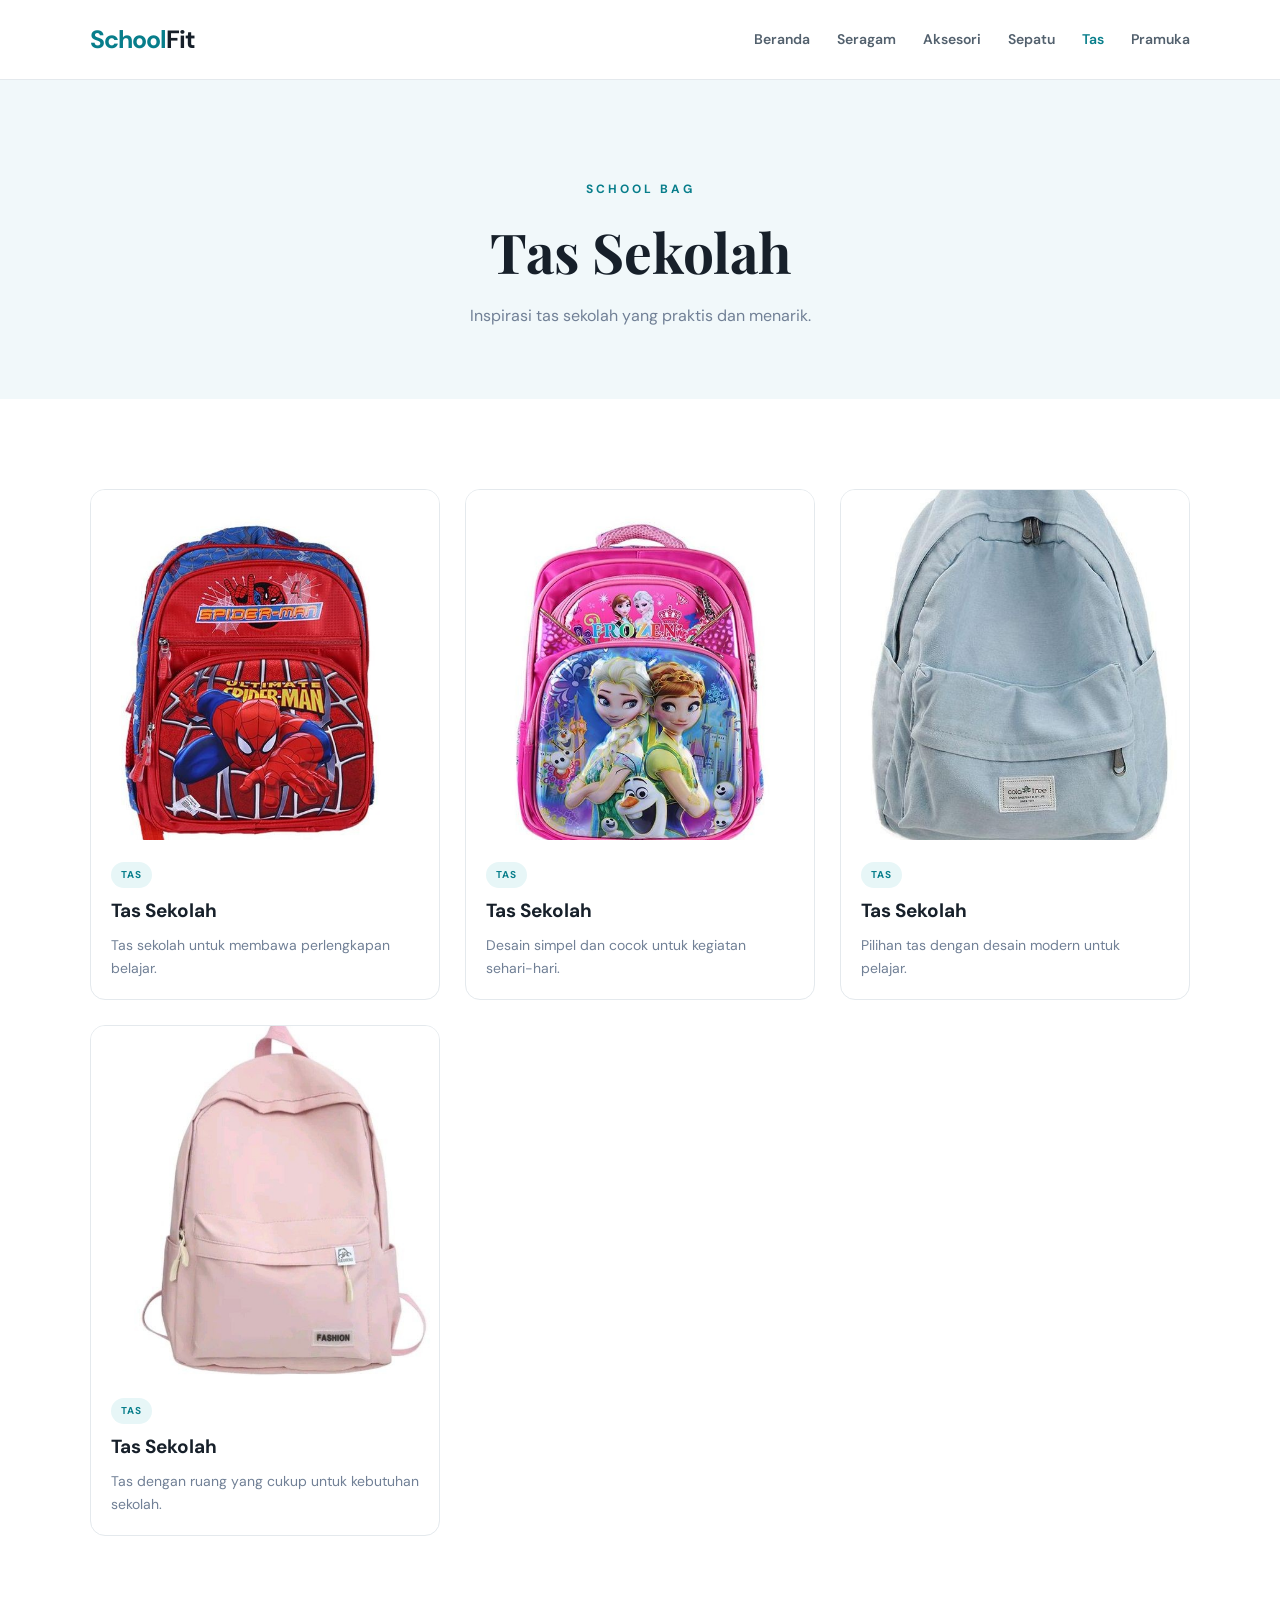
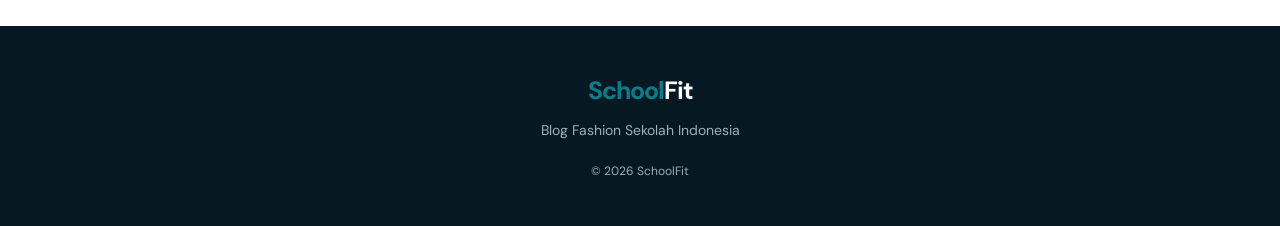
<file: tas.html>
<!DOCTYPE html>
<html lang="id">

<head>

    <meta charset="UTF-8">

    <meta name="viewport"
          content="width=device-width, initial-scale=1.0">

    <title>Tas Sekolah - SchoolFit</title>

    <link rel="stylesheet" href="css/style.css">

</head>


<body>


<header class="navbar">

    <div class="logo">
        <span>School</span>Fit
    </div>

    <nav>

        <a href="index.html">
            Beranda
        </a>

        <a href="seragam.html">
            Seragam
        </a>

        <a href="aksesoris.html">
            Aksesori
        </a>

        <a href="sepatu.html">
            Sepatu
        </a>

        <a href="tas.html" class="active">
            Tas
        </a>

        <a href="pramuka.html">
            Pramuka
        </a>

    </nav>

    <button class="menu-btn"
            onclick="toggleMenu()">
        ☰
    </button>

</header>


<section class="page-header">

    <p>SCHOOL BAG</p>

    <h1>
        Tas Sekolah
    </h1>

    <span>
        Inspirasi tas sekolah yang praktis dan menarik.
    </span>

</section>


<section class="section">


    <div class="product-grid">


        <article class="product-card">

            <img src="images/tas/tas-1.jpg"
                 alt="Tas sekolah">

            <div class="product-info">

                <span class="tag">
                    TAS
                </span>

                <h3>
                    Tas Sekolah 
                </h3>

                <p>
                    Tas sekolah untuk membawa
                    perlengkapan belajar.
                </p>

            </div>

        </article>


        <article class="product-card">

            <img src="images/tas/tas-2.jpg"
                 alt="Tas sekolah">

            <div class="product-info">

                <span class="tag">
                    TAS
                </span>

                <h3>
                    Tas Sekolah 
                </h3>

                <p>
                    Desain simpel dan cocok
                    untuk kegiatan sehari-hari.
                </p>

            </div>

        </article>


        <article class="product-card">

            <img src="images/tas/tas-3.jpg"
                 alt="Tas sekolah">

            <div class="product-info">

                <span class="tag">
                    TAS
                </span>

                <h3>
                    Tas Sekolah 
                </h3>

                <p>
                    Pilihan tas dengan desain
                    modern untuk pelajar.
                </p>

            </div>

        </article>


        <article class="product-card">

            <img src="images/tas/tas-4.jpg"
                 alt="Tas sekolah">

            <div class="product-info">

                <span class="tag">
                    TAS
                </span>

                <h3>
                    Tas Sekolah 
                </h3>

                <p>
                    Tas dengan ruang yang cukup
                    untuk kebutuhan sekolah.
                </p>

            </div>

        </article>


    </div>

</section>


<footer>

    <div class="logo">
        <span>School</span>Fit
    </div>

    <p>
        Blog Fashion Sekolah Indonesia
    </p>

    <p class="copyright">
        © 2026 SchoolFit
    </p>

</footer>


<script src="js/script.js"></script>

</body>

</html>
</file>
<file: css/style.css>
@import url('https://fonts.googleapis.com/css2?family=DM+Sans:wght@400;500;600;700&family=Playfair+Display:wght@500;600;700&display=swap');


* {
    margin: 0;
    padding: 0;
    box-sizing: border-box;
}


:root {

    --blue: #0b3954;
    --blue-light: #087e8b;
    --blue-dark: #06283d;

    --white: #ffffff;
    --gray: #f4f7f8;
    --text: #17202a;
    --muted: #718096;

    --border: #e4e9ed;

}


body {

    font-family: 'DM Sans', sans-serif;

    background: var(--white);

    color: var(--text);

    line-height: 1.6;

}


/* NAVBAR */

.navbar {

    height: 80px;

    padding: 0 7%;

    display: flex;

    align-items: center;

    justify-content: space-between;

    background: white;

    border-bottom: 1px solid var(--border);

    position: sticky;

    top: 0;

    z-index: 1000;

}


.logo {

    font-size: 25px;

    font-weight: 700;

    letter-spacing: -1px;

}


.logo span {

    color: var(--blue-light);

}


nav {

    display: flex;

    gap: 27px;

}


nav a {

    color: #52606d;

    text-decoration: none;

    font-size: 14px;

    font-weight: 600;

    transition: .3s;

}


nav a:hover,
nav a.active {

    color: var(--blue-light);

}


.menu-btn {

    display: none;

    border: none;

    background: none;

    font-size: 25px;

    cursor: pointer;

}


/* HERO */

.hero {

    min-height: 650px;

    padding: 70px 7%;

    background:
        linear-gradient(
            110deg,
            #edf8fa,
            #ffffff
        );

    display: grid;

    grid-template-columns: 1fr 1fr;

    gap: 70px;

    align-items: center;

}


.small-title {

    color: var(--blue-light);

    font-size: 12px;

    font-weight: 700;

    letter-spacing: 3px;

    margin-bottom: 15px;

}


.hero h1 {

    font-family: 'Playfair Display', serif;

    font-size: clamp(45px, 6vw, 75px);

    line-height: 1.05;

    margin-bottom: 25px;

}


.hero h1 span {

    color: var(--blue-light);

}


.hero-content > p:not(.small-title) {

    max-width: 520px;

    color: var(--muted);

    font-size: 17px;

}


.hero-buttons {

    display: flex;

    gap: 15px;

    margin-top: 30px;

}


.btn-primary,
.btn-secondary {

    text-decoration: none;

    padding: 13px 23px;

    border-radius: 8px;

    font-weight: 700;

    font-size: 14px;

}


.btn-primary {

    background: var(--blue);

    color: white;

}


.btn-secondary {

    border: 1px solid var(--border);

    color: var(--blue);

    background: white;

}


.hero-image {

    height: 500px;

    overflow: hidden;

    border-radius: 20px;

}


.hero-image img {

    width: 100%;

    height: 100%;

    object-fit: cover;

}


/* SECTION */

.section {

    padding: 90px 7%;

}


.section-title {

    text-align: center;

    margin-bottom: 45px;

}


.section-title p {

    color: var(--blue-light);

    font-size: 12px;

    letter-spacing: 3px;

    font-weight: 700;

}


.section-title h2 {

    font-family: 'Playfair Display', serif;

    font-size: 40px;

    margin: 8px 0;

}


.section-title span {

    color: var(--muted);

}


/* CATEGORY */

.category-grid {

    display: grid;

    grid-template-columns:
        repeat(4, 1fr);

    gap: 20px;

}


.category-card {

    padding: 35px 25px;

    border: 1px solid var(--border);

    border-radius: 15px;

    text-decoration: none;

    color: var(--text);

    transition: .3s;

}


.category-card:hover {

    transform: translateY(-7px);

    border-color: var(--blue-light);

    box-shadow:
        0 15px 35px rgba(0,0,0,.08);

}


.category-icon {

    font-size: 35px;

    margin-bottom: 15px;

}


.category-card h3 {

    margin-bottom: 5px;

}


.category-card p {

    color: var(--muted);

    font-size: 14px;

}


/* ABOUT */

.about {

    background: var(--blue);

    color: white;

    padding: 80px 7%;

    display: grid;

    grid-template-columns: 1fr 1fr;

    gap: 80px;

    align-items: center;

}


.about h2 {

    font-family: 'Playfair Display', serif;

    font-size: 42px;

    line-height: 1.2;

}


.about > p {

    color: #cbd8df;

    font-size: 16px;

}


/* PAGE HEADER */

.page-header {

    text-align: center;

    padding: 100px 20px 70px;

    background: #f1f8fa;

}


.page-header p {

    color: var(--blue-light);

    letter-spacing: 3px;

    font-size: 12px;

    font-weight: 700;

}


.page-header h1 {

    font-family: 'Playfair Display', serif;

    font-size: 55px;

    margin: 8px 0;

}


.page-header span {

    color: var(--muted);

}


/* FILTER */

.filter-buttons {

    display: flex;

    justify-content: center;

    gap: 10px;

    margin-bottom: 45px;

    flex-wrap: wrap;

}


.filter-btn {

    border: 1px solid var(--border);

    background: white;

    padding: 11px 22px;

    border-radius: 30px;

    cursor: pointer;

    font-weight: 600;

    color: var(--muted);

}


.filter-btn.active,
.filter-btn:hover {

    background: var(--blue);

    color: white;

    border-color: var(--blue);

}


/* PRODUCTS */

.product-grid {

    display: grid;

    grid-template-columns:
        repeat(3, 1fr);

    gap: 25px;

}


.product-card {

    border: 1px solid var(--border);

    border-radius: 15px;

    overflow: hidden;

    background: white;

    transition: .3s;

}


.product-card:hover {

    transform: translateY(-6px);

    box-shadow:
        0 15px 35px rgba(0,0,0,.08);

}


.product-card img {

    width: 100%;

    height: 350px;

    object-fit: cover;

    display: block;

}


.product-info {

    padding: 20px;

}


.product-info h3 {

    margin: 8px 0;

    font-size: 19px;

}


.product-info p {

    color: var(--muted);

    font-size: 14px;

}


.tag {

    display: inline-block;

    background: #e7f6f7;

    color: var(--blue-light);

    padding: 5px 10px;

    border-radius: 20px;

    font-size: 10px;

    font-weight: 700;

    letter-spacing: 1px;

}


/* ACCESSORY */

.accessory-grid {

    display: grid;

    grid-template-columns:
        repeat(4, 1fr);

    gap: 20px;

}


.accessory-card {

    text-align: center;

    border: 1px solid var(--border);

    border-radius: 15px;

    padding: 40px 20px;

}


.accessory-icon {

    font-size: 45px;

    margin-bottom: 15px;

}


.accessory-card p {

    color: var(--muted);

    font-size: 14px;

    margin-top: 8px;

}


/* PRAMUKA */

.pramuka-detail {

    max-width: 1000px;

    margin: auto;

    display: grid;

    grid-template-columns: 1fr 1fr;

    gap: 60px;

    align-items: center;

}


.pramuka-detail img {

    width: 100%;

    max-height: 550px;

    object-fit: contain;

    border-radius: 15px;

    background: #f7f7f7;

}


.pramuka-text h2 {

    font-family: 'Playfair Display', serif;

    font-size: 42px;

    margin: 15px 0;

}


.pramuka-text p {

    color: var(--muted);

    margin-bottom: 15px;

}


/* FOOTER */

footer {

    background: #061923;

    color: white;

    padding: 45px 7%;

    text-align: center;

}


footer .logo {

    margin-bottom: 8px;

}


footer p {

    color: #9db0ba;

    font-size: 14px;

}


footer .copyright {

    margin-top: 20px;

    font-size: 12px;

}


/* FOOTER (VERSI BERANDA) */

.footer {

    background: #061923;

    color: white;

    padding: 55px 7% 0;

}


.footer-container {

    max-width: 500px;

    margin: 0 auto;

    padding-bottom: 40px;

    border-bottom: 1px solid rgba(255, 255, 255, 0.1);

    text-align: center;

}


.footer-brand h2 {

    font-family: 'Playfair Display', serif;

    font-size: 24px;

    margin-bottom: 12px;

}


.footer-brand h2 span {

    color: var(--blue-light);

}


.footer-brand p {

    color: #9db0ba;

    font-size: 14px;

    line-height: 1.6;

}


.footer-bottom {

    text-align: center;

    padding: 22px 0;

}


.footer-bottom p {

    color: #9db0ba;

    font-size: 12px;

}





/* RESPONSIVE */

@media(max-width: 900px) {

    nav {

        display: none;

        position: absolute;

        top: 80px;

        left: 0;

        width: 100%;

        background: white;

        padding: 20px;

        flex-direction: column;

        box-shadow:
            0 10px 20px rgba(0,0,0,.08);

    }


    nav.show {

        display: flex;

    }


    .menu-btn {

        display: block;

    }


    .hero {

        grid-template-columns: 1fr;

    }


    .hero-image {

        height: 400px;

    }


    .category-grid {

        grid-template-columns:
            repeat(2, 1fr);

    }


    .product-grid {

        grid-template-columns:
            repeat(2, 1fr);

    }


    .accessory-grid {

        grid-template-columns:
            repeat(2, 1fr);

    }


    .about {

        grid-template-columns: 1fr;

    }


    .pramuka-detail {

        grid-template-columns: 1fr;

    }

}


@media(max-width: 550px) {

    .navbar {

        padding: 0 5%;

    }


    .hero {

        padding: 55px 5%;

    }


    .hero h1 {

        font-size: 43px;

    }


    .section {

        padding: 65px 5%;

    }


    .page-header h1 {

        font-size: 40px;

    }


    .category-grid,
    .product-grid,
    .accessory-grid {

        grid-template-columns: 1fr;

    }


    .product-card img {

        height: 380px;

    }


    .about {

        padding: 60px 5%;

    }


    .about h2 {

        font-size: 34px;

    }

}
/* =========================================
   KHUSUS BAGIAN SERAGAM RANDOM DI BERANDA
   Jangan mengubah .product-card yang lama
========================================= */

.uniform-feature {
    display: grid;
    grid-template-columns: minmax(0, 1fr) minmax(0, 1fr);
    gap: 45px;
    align-items: center;
}


/* Ukuran card random saja */

.uniform-feature > .product-card {
    width: 100%;
}


/* Gambar random */

.uniform-feature .random-image-box {
    width: 100%;
    height: 480px;
    overflow: hidden;
}


.uniform-feature .random-image-box img {
    width: 100%;
    height: 100%;
    object-fit: cover;
    display: block;
    transition: opacity 0.3s ease;
}


/* Informasi di sebelah gambar */

.uniform-info {
    width: 100%;
}


.uniform-info h2 {
    margin: 10px 0 18px;
    font-size: 34px;
    line-height: 1.2;
}


.uniform-info > p {
    margin-bottom: 25px;
    line-height: 1.8;
}


/* Pernyataan */

.uniform-tip {
    display: flex;
    align-items: flex-start;
    gap: 14px;
    padding: 14px 0;
    border-top: 1px solid #dce9ed;
}


.uniform-tip .tip-icon {
    flex-shrink: 0;

    width: 42px;
    height: 42px;

    display: flex;
    align-items: center;
    justify-content: center;

    background: #e8f6f9;
    border-radius: 12px;

    font-size: 19px;
}


.uniform-tip h3 {
    margin: 0 0 3px;
    font-size: 15px;
}


.uniform-tip p {
    margin: 0;
    font-size: 13px;
    line-height: 1.5;
}



/* =========================================
   TABLET
========================================= */

@media (max-width: 900px) {

    .uniform-feature {
        grid-template-columns: 1fr;
        gap: 30px;
    }

    .uniform-feature > .product-card {
        max-width: 600px;
    }

}



/* =========================================
   HP
========================================= */

@media (max-width: 600px) {

    .uniform-feature {
        display: block;
    }


    .uniform-feature > .product-card {
        width: 100%;
        margin-bottom: 30px;
    }


    .uniform-feature .random-image-box {
        height: 380px;
    }


    .uniform-info h2 {
        font-size: 27px;
    }


    .uniform-tip {
        padding: 12px 0;
    }

}
</file>
